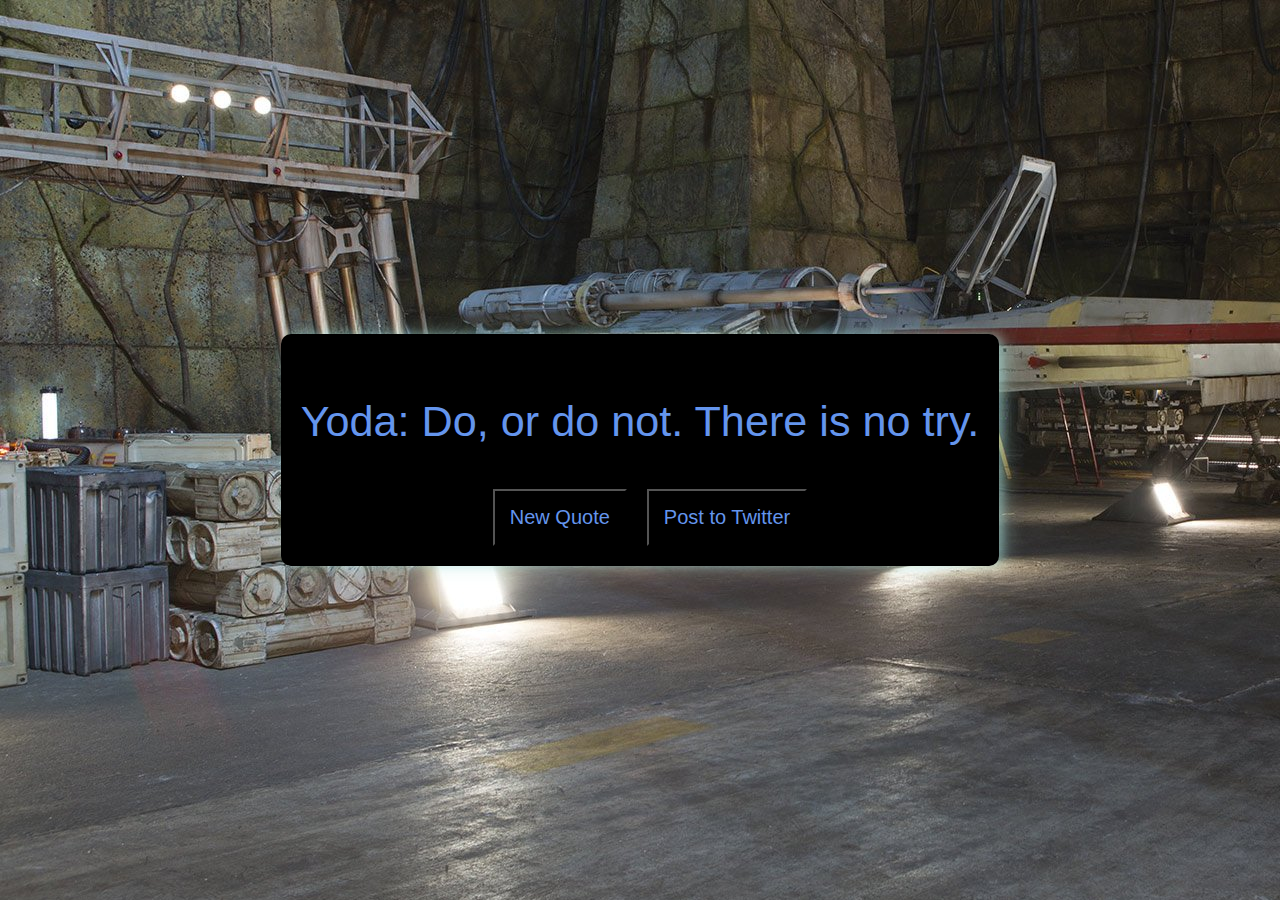
<file: index.html>
<!DOCTYPE html>
<html lang="en">
<head>
    <meta charset="UTF-8">
    <meta http-equiv="X-UA-Compatible" content="IE=edge">
    <meta name="viewport" content="width=device-width, initial-scale=1.0">
    <link rel="stylesheet" href="style.css">
    <title>Star Wars Quote Generator</title>
</head>
<body>
  
    <div id="mainContainer">
        <div id="intro">Loading Star Wars Quote...</div>
    </div>
    <script src="script.js"></script>
    
</body>
</html>
</file>
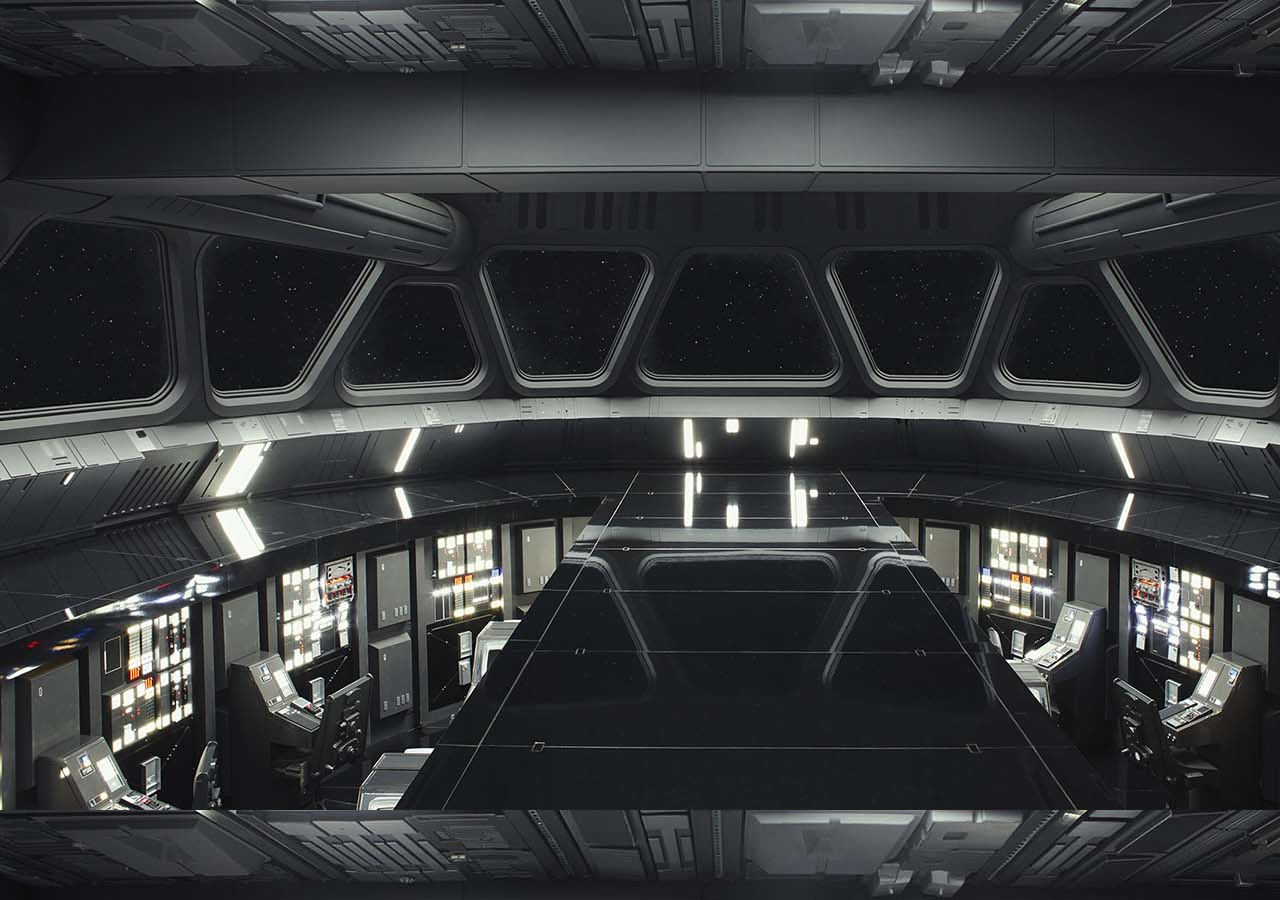
<file: dark_side_template.html>
<!DOCTYPE html>
<html lang="en">
<head>
    <meta charset="UTF-8">
    <meta http-equiv="X-UA-Compatible" content="IE=edge">
    <meta name="viewport" content="width=device-width, initial-scale=1.0">
    <link rel="stylesheet" href="style.css">
    <title>Star Wars Quote Generator</title>
</head>
<body>

    <div id="mainContainer" class="darkSideBackground">
            <div id="darkQuoteContainer">
                <p id="darkQuoteText"></p>
            </div>
    </div>


    <script src="script.js"></script>
</body>
</html>
</file>
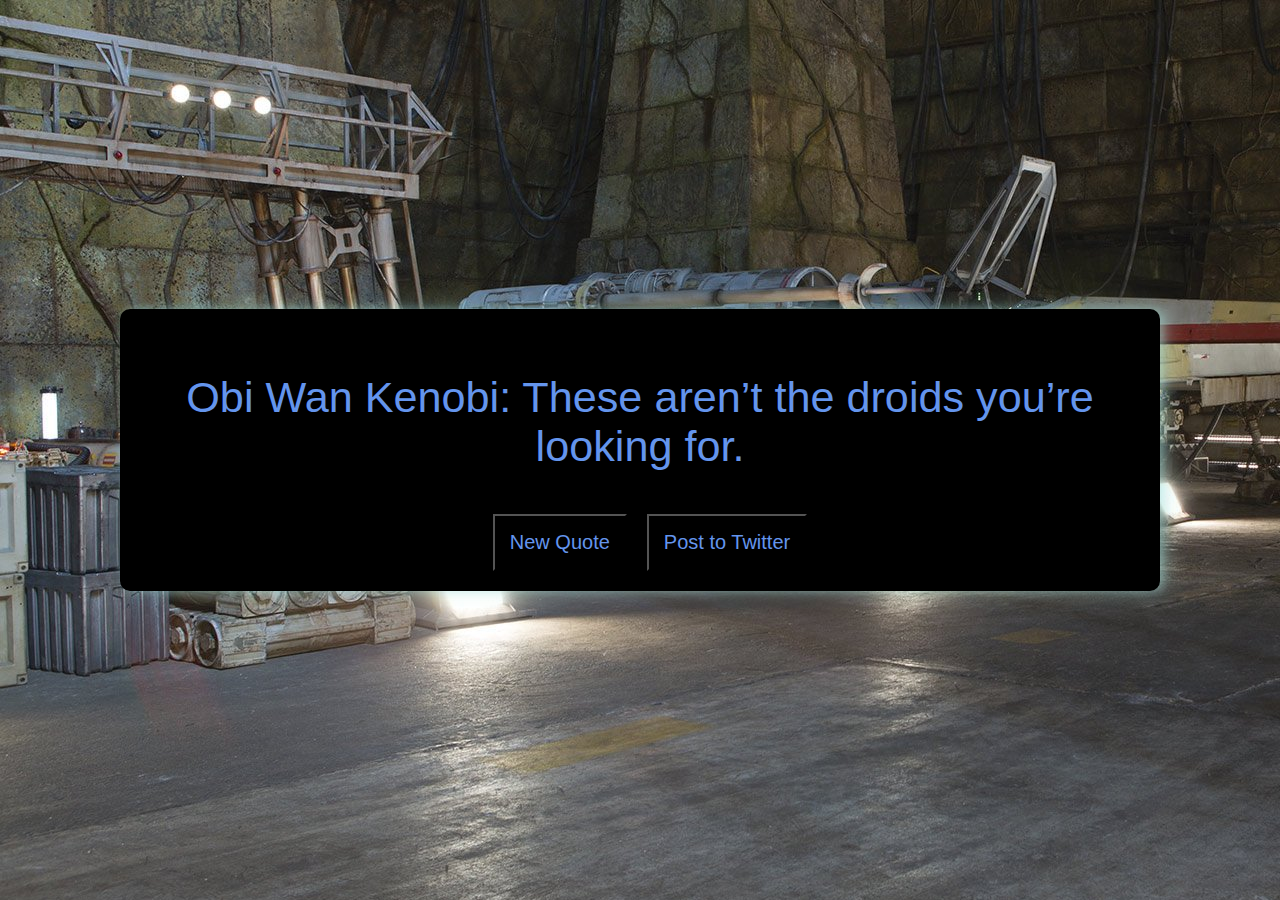
<file: generator.html>
<!DOCTYPE html>
<html lang="en">
<head>
    <meta charset="UTF-8">
    <meta http-equiv="X-UA-Compatible" content="IE=edge">
    <meta name="viewport" content="width=device-width, initial-scale=1.0">
    <link rel="stylesheet" href="style.css">
    <title>Star Wars Quote Generator</title>
</head>
<body>
  
    <div id="mainContainer">
        <div id="intro">Loading Star Wars Quote...</div>
    </div>
    <script src="script.js"></script>
</body>
</html>
</file>
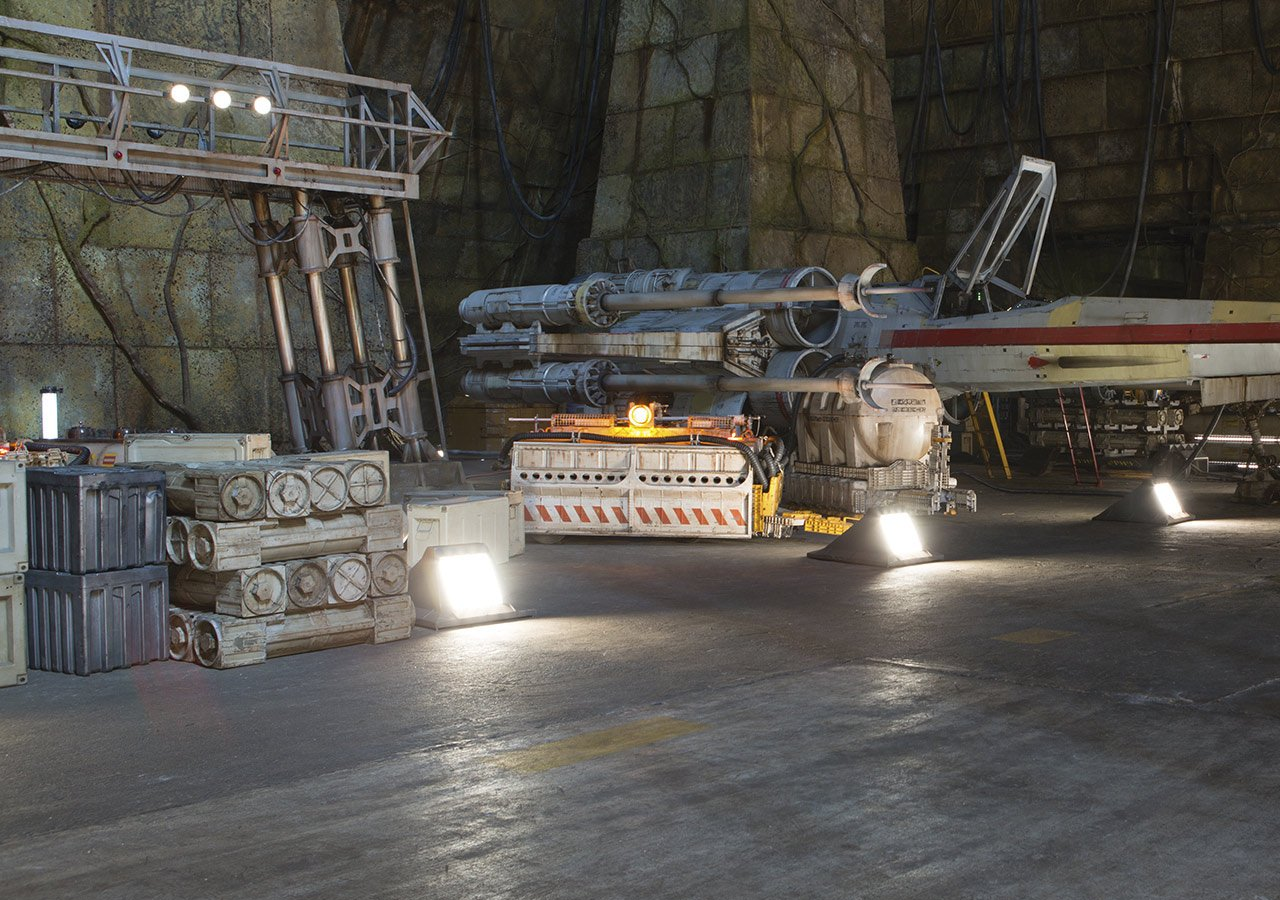
<file: light_side_template.html>
<!DOCTYPE html>
<html lang="en">
<head>
    <meta charset="UTF-8">
    <meta http-equiv="X-UA-Compatible" content="IE=edge">
    <meta name="viewport" content="width=device-width, initial-scale=1.0">
    <link rel="stylesheet" href="style.css">
    <!-- Font Awesome Preparation Link -->
    <link rel="stylesheet" href="https://cdnjs.cloudflare.com/ajax/libs/font-awesome/6.0.0-beta2/css/all.min.css" integrity="sha512-YWzhKL2whUzgiheMoBFwW8CKV4qpHQAEuvilg9FAn5VJUDwKZZxkJNuGM4XkWuk94WCrrwslk8yWNGmY1EduTA==" crossorigin="anonymous" referrerpolicy="no-referrer" />

    <title>Star Wars Quote Generator</title>
</head>
<body>
    
    <div id="mainContainer" class="lightSideBackground">
        

    </div>
    <script src="script.js"></script>
</body>
</html>
</file>
<file: style.css>
body {
    margin: 0;
    padding:0;
    /* background:black; */
}

#mainContainer {
    background-color:black;
    display:flex;
    text-align:center;
    align-items: center;
    justify-content: center;
    min-height: 100vh;
    font-family:'Franklin Gothic Medium', 'Arial Narrow', Arial, sans-serif;
}

.mainContainerInitial {
    background-image: url("./images/loading_quote.jpg");  
}


.loadingBackground {
    transition: background-image 1.0s ease-in;
    background-image: url("./images/loading_quote.jpg");
}

.lightSideBackground {
    transition: background-image 0.8s ease-in-out;
    background-image: url("./images/light_side.jpg"); 
    
}

.darkSideBackground{ 
    transition: background-image 0.8s ease-in-out;
    background-image: url("./images/dark_side.jpg");
}

.neutralBackground{
    transition: background-image 0.8s ease-in-out;
    background-image: url("./images/neutral.jpg");
    background-position:bottom;
}

.quoteContainer {
    width:auto;
    max-width:1000px;   
    border-radius: 10px;
    padding:20px;
    font-size: 2.7em;
    background-color:black;
    display:flex;
    flex-direction:column;
}

.btnDiv {
    display:flex;
    align-items:center;
    justify-content: center;
}

.button {
    font-size:20px;
    padding:15px;
    margin-left:20px;
    background-color:black;
    font-family:'Franklin Gothic Medium', 'Arial Narrow', Arial, sans-serif
}

#intro {
    color:cornflowerblue;
    font-size: 2.7em;
}

.lightQuoteContainer {
    color:cornflowerblue;
    border:cornflowerblue;
    box-shadow: 4px 0px 8px 0px rgba(167, 224, 220, 0.4), 6px 0px 20px 0px rgba(167, 224, 220, 0.4);
}

.lightBtn button{
    color:cornflowerblue;
}

.darkQuoteContainer {
    border:darkred;
    color:rgb(212, 0, 0);
    box-shadow: 4px 0px 8px 0px rgba(199, 63, 63, 0.377), 6px 0px 20px 0px rgba(199, 63, 63, 0.377);
}

.darkBtn button{
    color:rgb(212, 0, 0);
}


.neutralQuoteContainer {
    border:rgb(243, 243, 242);
    color:rgb(212, 191, 0);
    box-shadow: 4px 0px 8px 0px rgba(202, 202, 202, 0.377), 6px 0px 20px 0px rgba(199, 199, 199, 0.377);
}

.neutralBtn button{
    color:rgb(212, 191, 0);
}
</file>
